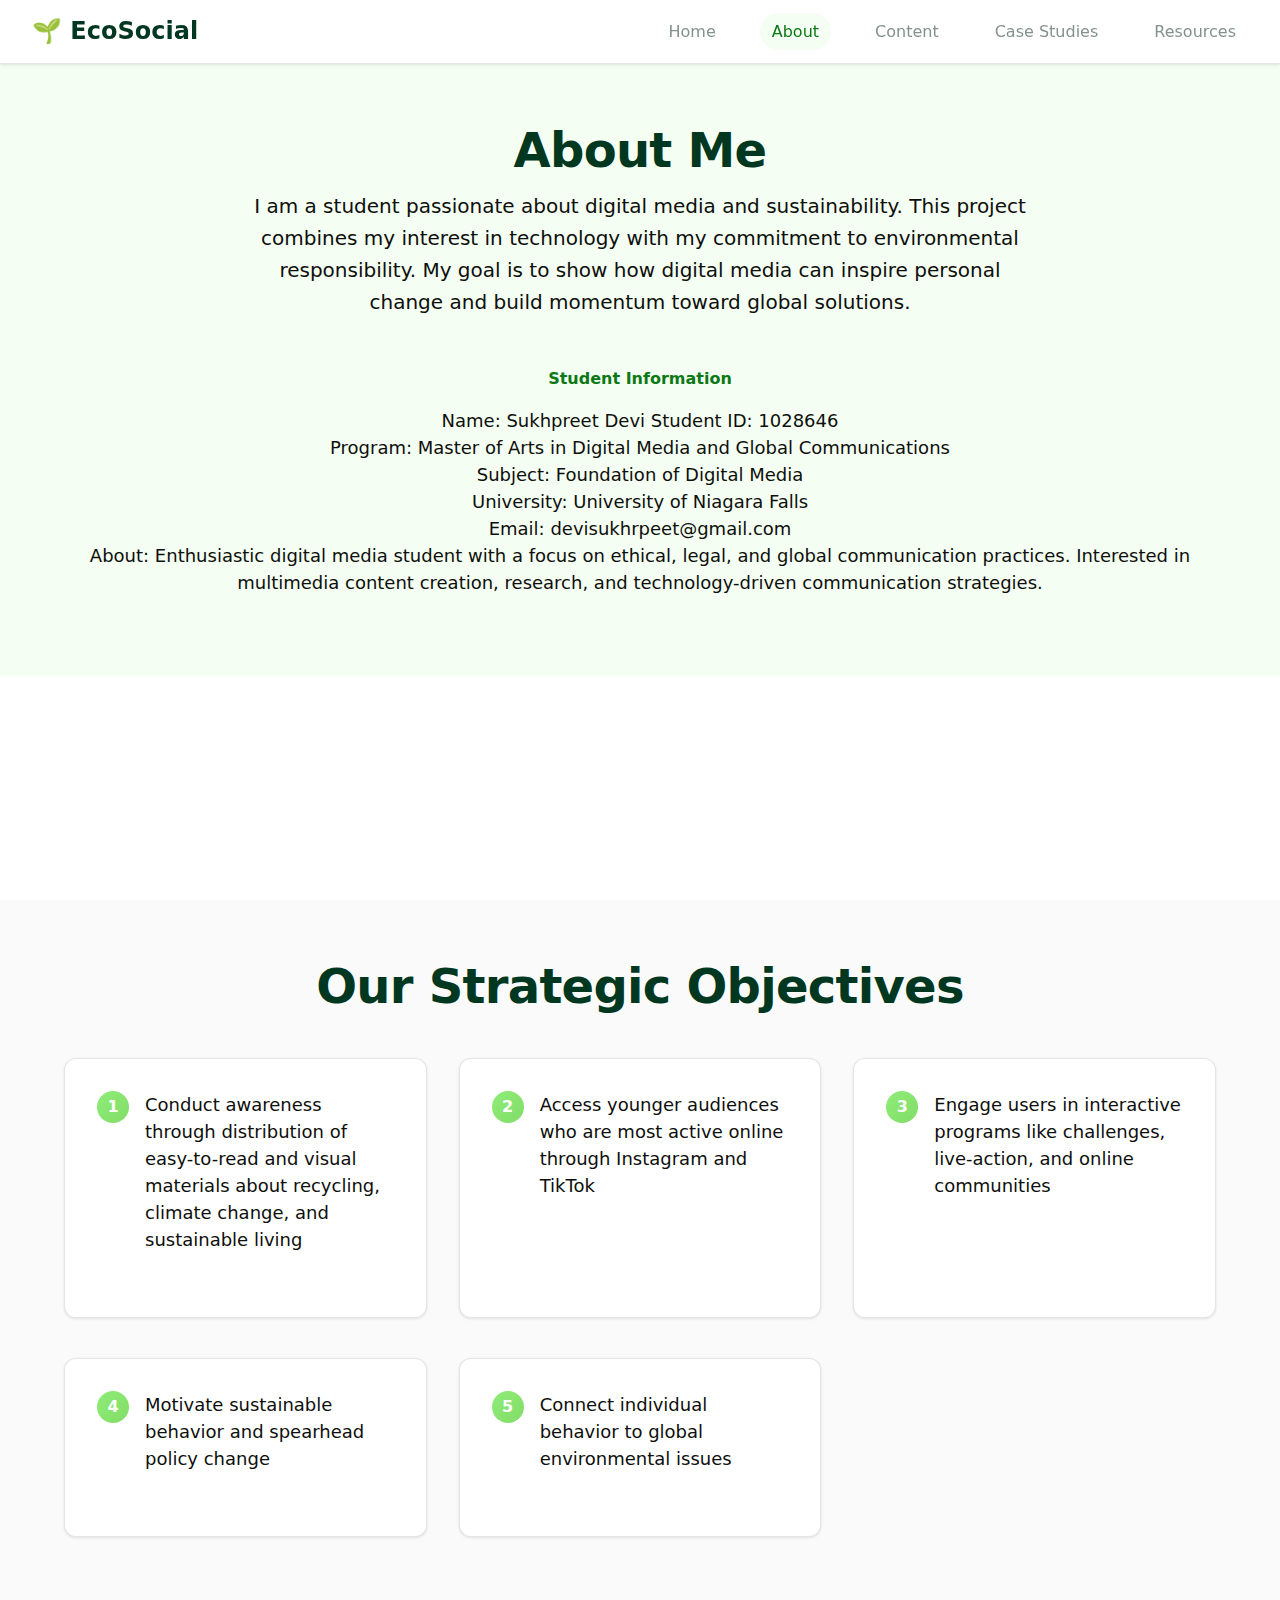
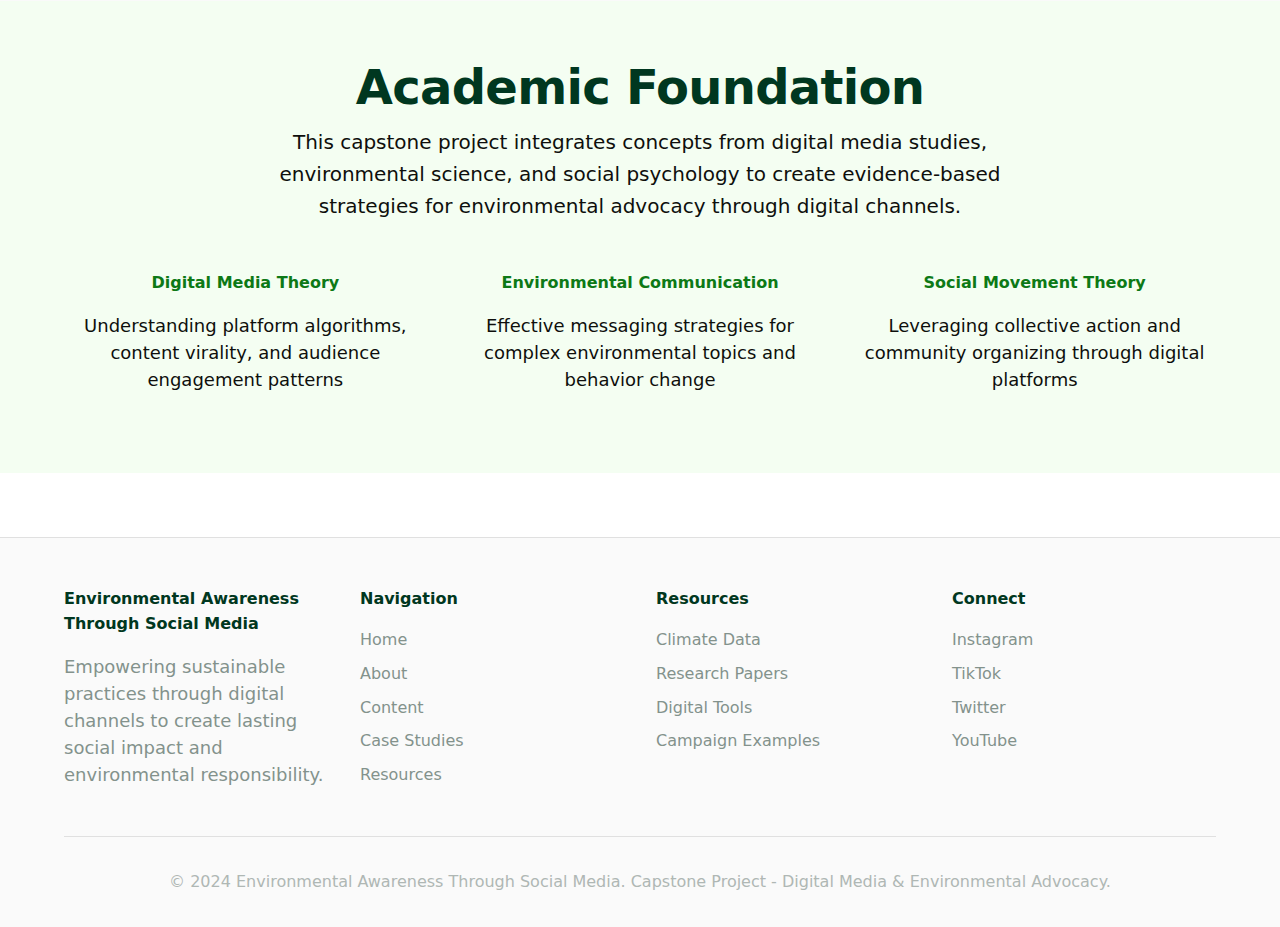
<file: about.html>
<!DOCTYPE html>
<html lang="en">
<head>
    <meta charset="UTF-8">
    <meta name="viewport" content="width=device-width, initial-scale=1.0">
    <title>About - Environmental Awareness Through Social Media</title>
    <link rel="stylesheet" href="styles.css">
</head>
<body>
    <!-- Header -->
    <header class="nav-header">
        <a href="index.html" class="nav-logo">🌱 EcoSocial</a>
        <nav class="nav-links">
            <a href="index.html" class="nav-link">Home</a>
            <a href="about.html" class="nav-link active">About</a>
            <a href="strategies.html" class="nav-link">Content</a>
            <a href="case-studies.html" class="nav-link">Case Studies</a>
            <a href="resources.html" class="nav-link">Resources</a>
        </nav>
    </header>

    <!-- Main Content -->
    <div class="page-content">
        
                  <!-- Academic Context -->
        <section class="section" style="background: var(--accent-wash); text-align: center;">
            <div class="container">
                <h2 class="heading-2">About Me</h2>
                <p class="body-large" style="max-width: 800px; margin: 0 auto 2rem;">
                    
I am a student passionate about digital media and sustainability. This project combines my interest in technology with my commitment to environmental responsibility. My goal is to show how digital media can inspire personal change and build momentum toward global solutions.
                </p>
                
                <div class="grid" style="margin-top: 3rem;">
                    <div style="text-align: center;">
                        <h4 style="color: var(--accent-text); margin-bottom: 1rem;">Student Information</h4>
                        <p class="body-medium">Name: Sukhpreet Devi

Student ID: 1028646<br>

Program: Master of Arts in Digital Media and Global Communications<br>
                            Subject: Foundation of Digital Media<br>

University: University of Niagara Falls<br>

Email: devisukhrpeet@gmail.com<br>

About: Enthusiastic digital media student with a focus on ethical, legal, and global communication practices. Interested in multimedia content creation, research, and technology-driven communication strategies.

</p>
                    </div>
                   
                </div>
            </div>
        </section>
    </div>
   
                    
        <!-- Project Objectives -->
        <section class="section" style="background: var(--bg-section);">
            <div class="container">
                <h2 class="heading-2" style="text-align: center; margin-bottom: 3rem;">
                    Our Strategic Objectives
                </h2>
                
                <div class="grid">
                    <div class="card">
                        <div style="display: flex; align-items: flex-start; margin-bottom: 1rem;">
                            <span style="background: var(--gradient-button); color: white; border-radius: 50%; width: 32px; height: 32px; display: flex; align-items: center; justify-content: center; font-weight: 600; margin-right: 1rem; flex-shrink: 0;">1</span>
                            <p class="body-medium">Conduct awareness through distribution of easy-to-read and visual materials about recycling, climate change, and sustainable living</p>
                        </div>
                    </div>
                    <div class="card">
                        <div style="display: flex; align-items: flex-start; margin-bottom: 1rem;">
                            <span style="background: var(--gradient-button); color: white; border-radius: 50%; width: 32px; height: 32px; display: flex; align-items: center; justify-content: center; font-weight: 600; margin-right: 1rem; flex-shrink: 0;">2</span>
                            <p class="body-medium">Access younger audiences who are most active online through Instagram and TikTok</p>
                        </div>
                    </div>
                    <div class="card">
                        <div style="display: flex; align-items: flex-start; margin-bottom: 1rem;">
                            <span style="background: var(--gradient-button); color: white; border-radius: 50%; width: 32px; height: 32px; display: flex; align-items: center; justify-content: center; font-weight: 600; margin-right: 1rem; flex-shrink: 0;">3</span>
                            <p class="body-medium">Engage users in interactive programs like challenges, live-action, and online communities</p>
                        </div>
                    </div>
                    <div class="card">
                        <div style="display: flex; align-items: flex-start; margin-bottom: 1rem;">
                            <span style="background: var(--gradient-button); color: white; border-radius: 50%; width: 32px; height: 32px; display: flex; align-items: center; justify-content: center; font-weight: 600; margin-right: 1rem; flex-shrink: 0;">4</span>
                            <p class="body-medium">Motivate sustainable behavior and spearhead policy change</p>
                        </div>
                    </div>
                    <div class="card">
                        <div style="display: flex; align-items: flex-start; margin-bottom: 1rem;">
                            <span style="background: var(--gradient-button); color: white; border-radius: 50%; width: 32px; height: 32px; display: flex; align-items: center; justify-content: center; font-weight: 600; margin-right: 1rem; flex-shrink: 0;">5</span>
                            <p class="body-medium">Connect individual behavior to global environmental issues</p>
                        </div>
                    </div>
                </div>
            </div>
        </section>

        
        <!-- Academic Context -->
        <section class="section" style="background: var(--accent-wash); text-align: center;">
            <div class="container">
                <h2 class="heading-2">Academic Foundation</h2>
                <p class="body-large" style="max-width: 800px; margin: 0 auto 2rem;">
                    This capstone project integrates concepts from digital media studies, environmental science, 
                    and social psychology to create evidence-based strategies for environmental advocacy through digital channels.
                </p>
                
                <div class="grid" style="margin-top: 3rem;">
                    <div style="text-align: center;">
                        <h4 style="color: var(--accent-text); margin-bottom: 1rem;">Digital Media Theory</h4>
                        <p class="body-medium">Understanding platform algorithms, content virality, and audience engagement patterns</p>
                    </div>
                    <div style="text-align: center;">
                        <h4 style="color: var(--accent-text); margin-bottom: 1rem;">Environmental Communication</h4>
                        <p class="body-medium">Effective messaging strategies for complex environmental topics and behavior change</p>
                    </div>
                    <div style="text-align: center;">
                        <h4 style="color: var(--accent-text); margin-bottom: 1rem;">Social Movement Theory</h4>
                        <p class="body-medium">Leveraging collective action and community organizing through digital platforms</p>
                    </div>
                </div>
            </div>
        </section>
    </div>

    <!-- Footer -->
    <footer class="footer">
        <div class="container">
            <div class="footer-content">
                <div class="footer-section">
                    <h4>Environmental Awareness Through Social Media</h4>
                    <p class="body-medium" style="color: var(--text-secondary);">
                        Empowering sustainable practices through digital channels to create lasting social impact and environmental responsibility.
                    </p>
                </div>
                
                <div class="footer-section">
                    <h4>Navigation</h4>
                    <a href="index.html">Home</a>
                    <a href="about.html">About</a>
                    <a href="strategies.html">Content</a>
                    <a href="case-studies.html">Case Studies</a>
                    <a href="resources.html">Resources</a>
                </div>
                
                <div class="footer-section">
                    <h4>Resources</h4>
                    <a href="#climate-data">Climate Data</a>
                    <a href="#research">Research Papers</a>
                    <a href="#tools">Digital Tools</a>
                    <a href="#campaigns">Campaign Examples</a>
                </div>
                
                <div class="footer-section">
                    <h4>Connect</h4>
                    <a href="#instagram">Instagram</a>
                    <a href="#tiktok">TikTok</a>
                    <a href="#twitter">Twitter</a>
                    <a href="#youtube">YouTube</a>
                </div>
            </div>
            
            <div class="footer-bottom">
                <p>&copy; 2024 Environmental Awareness Through Social Media. Capstone Project - Digital Media & Environmental Advocacy.</p>
            </div>
        </div>
    </footer>

    <script src="script.js"></script>
</body>
</html>
</file>
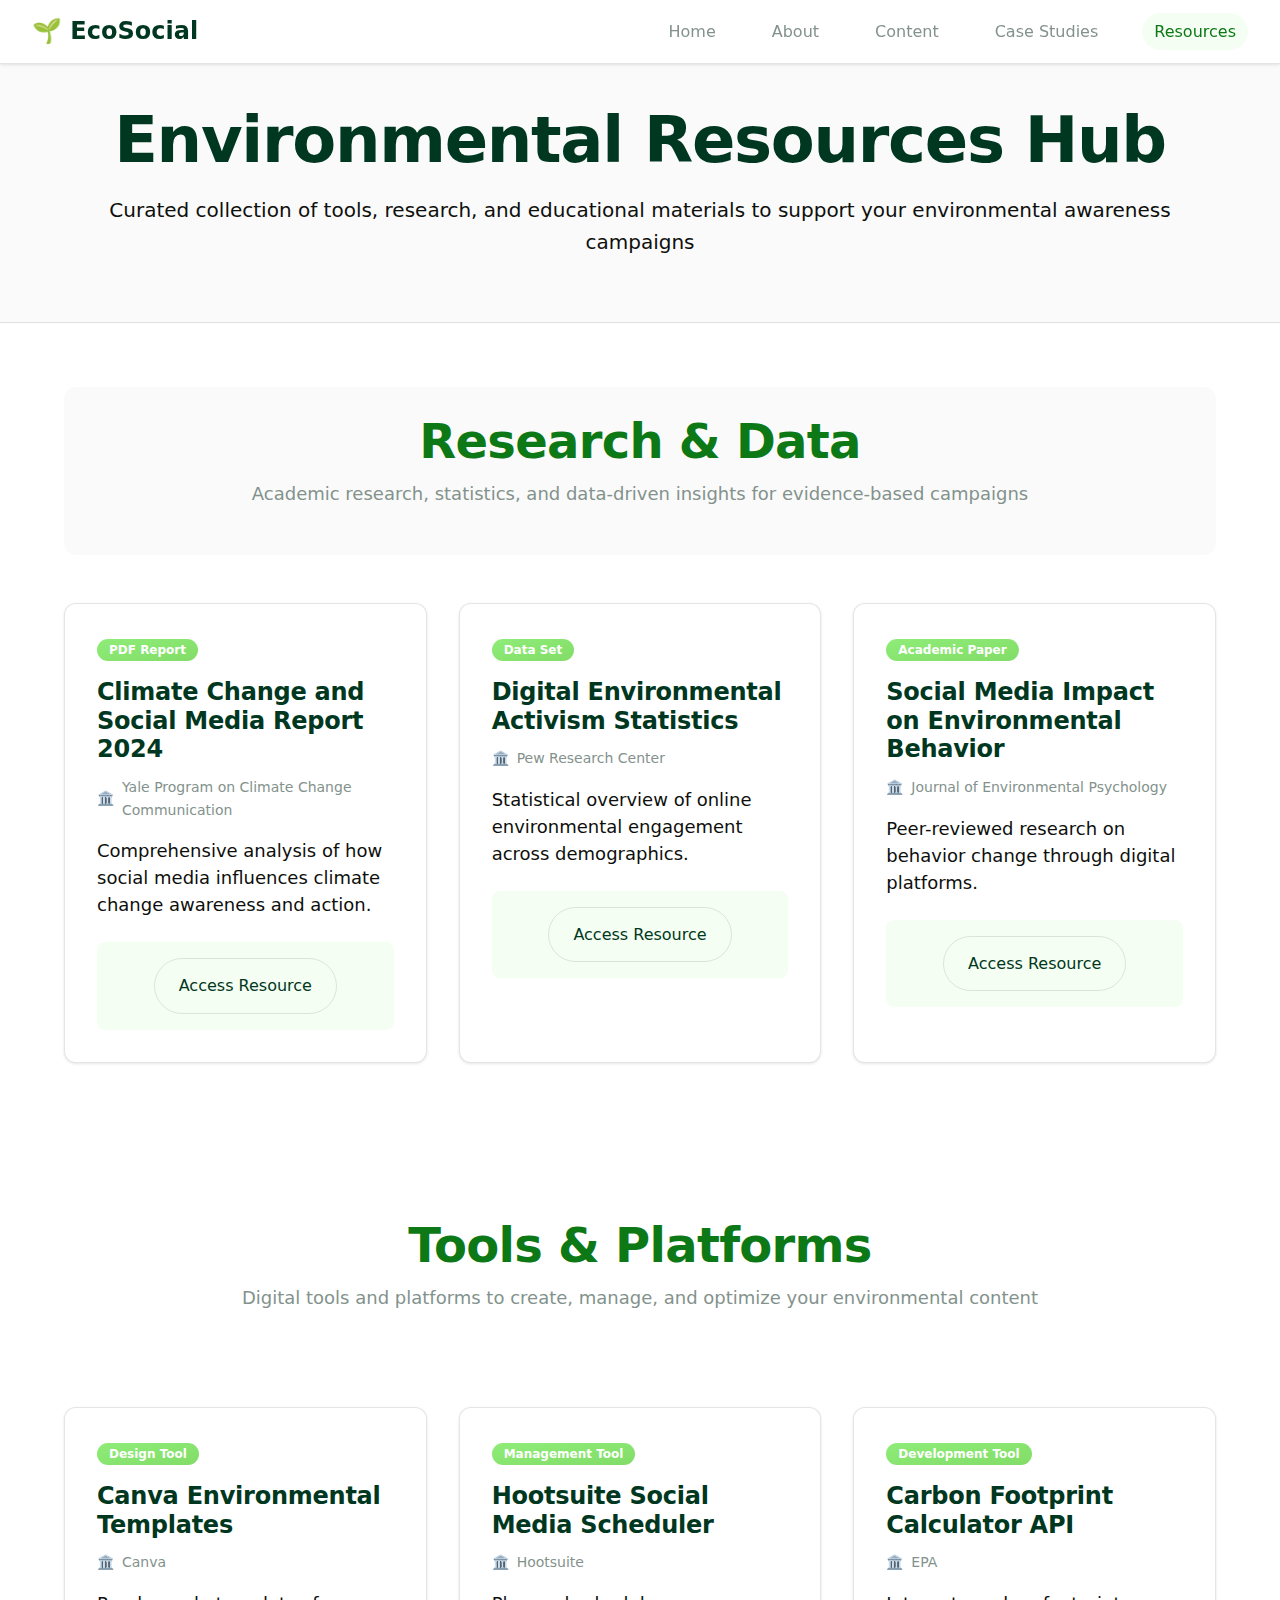
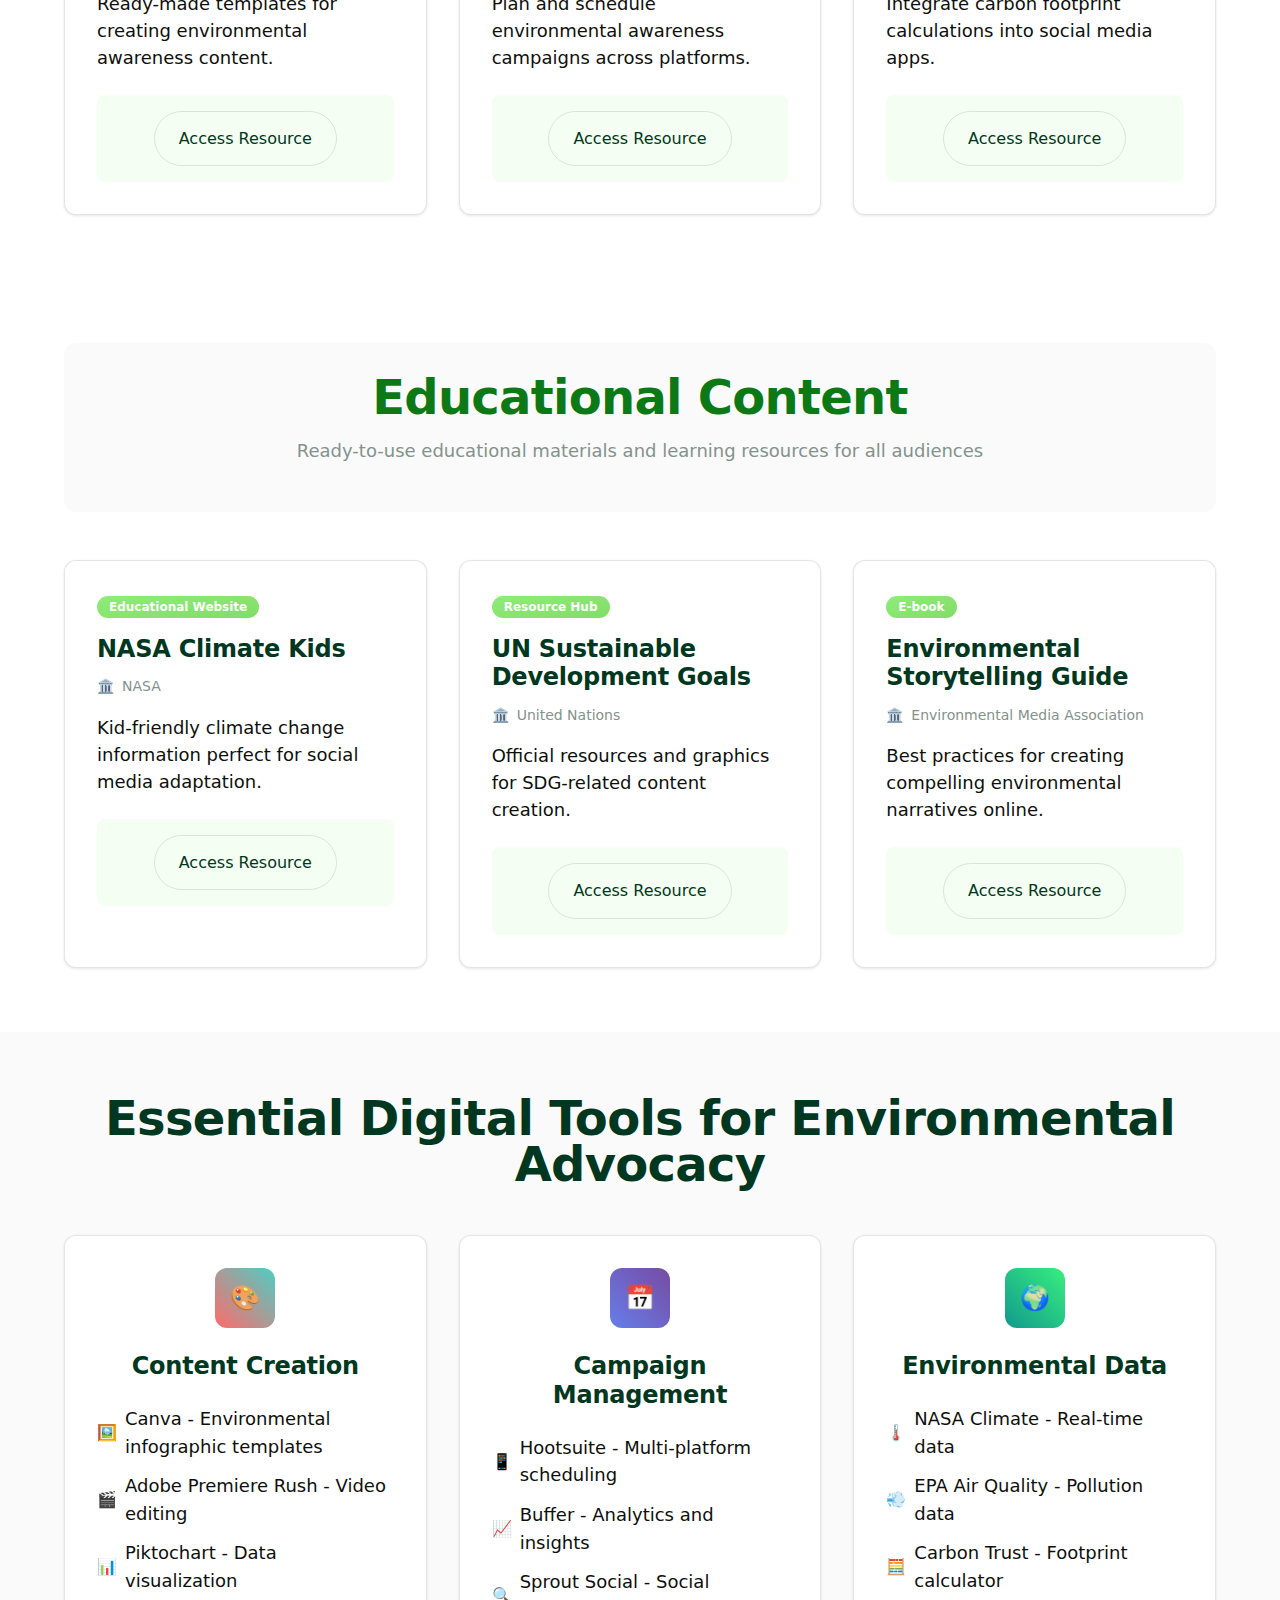
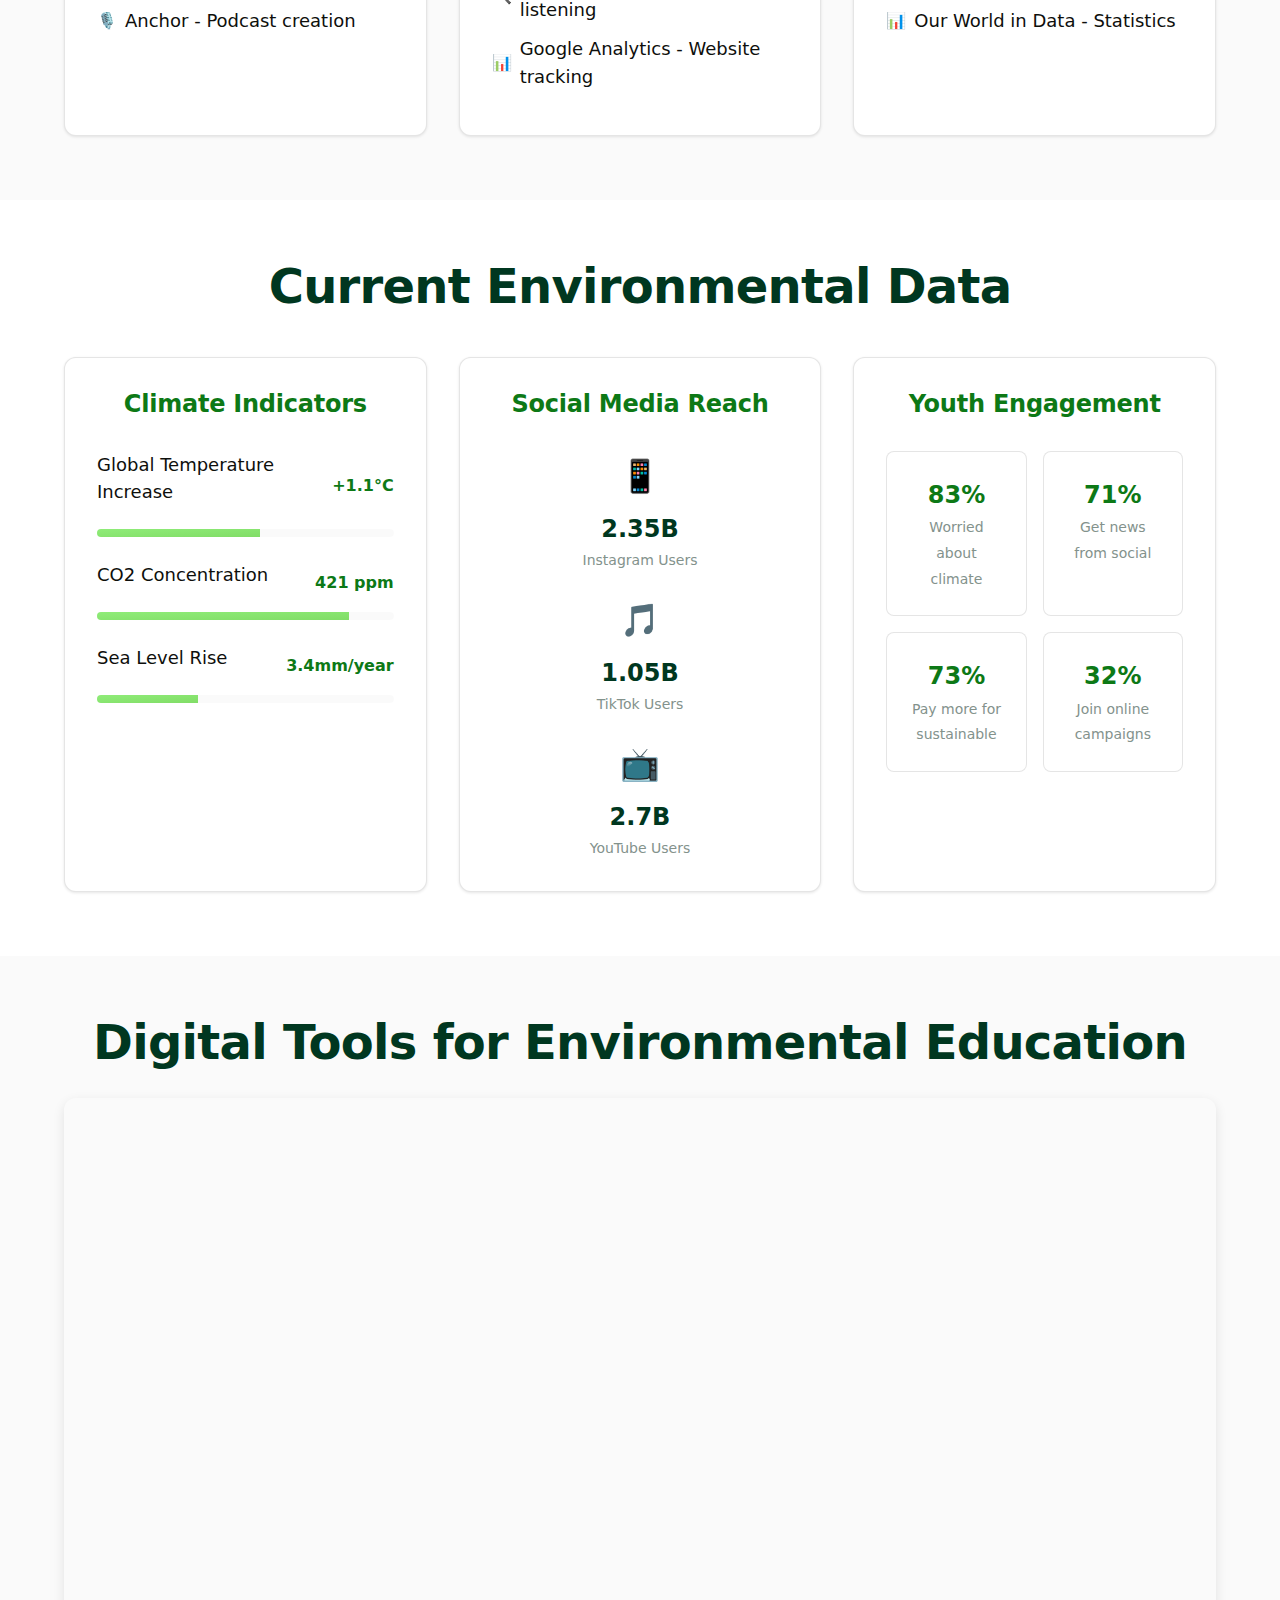
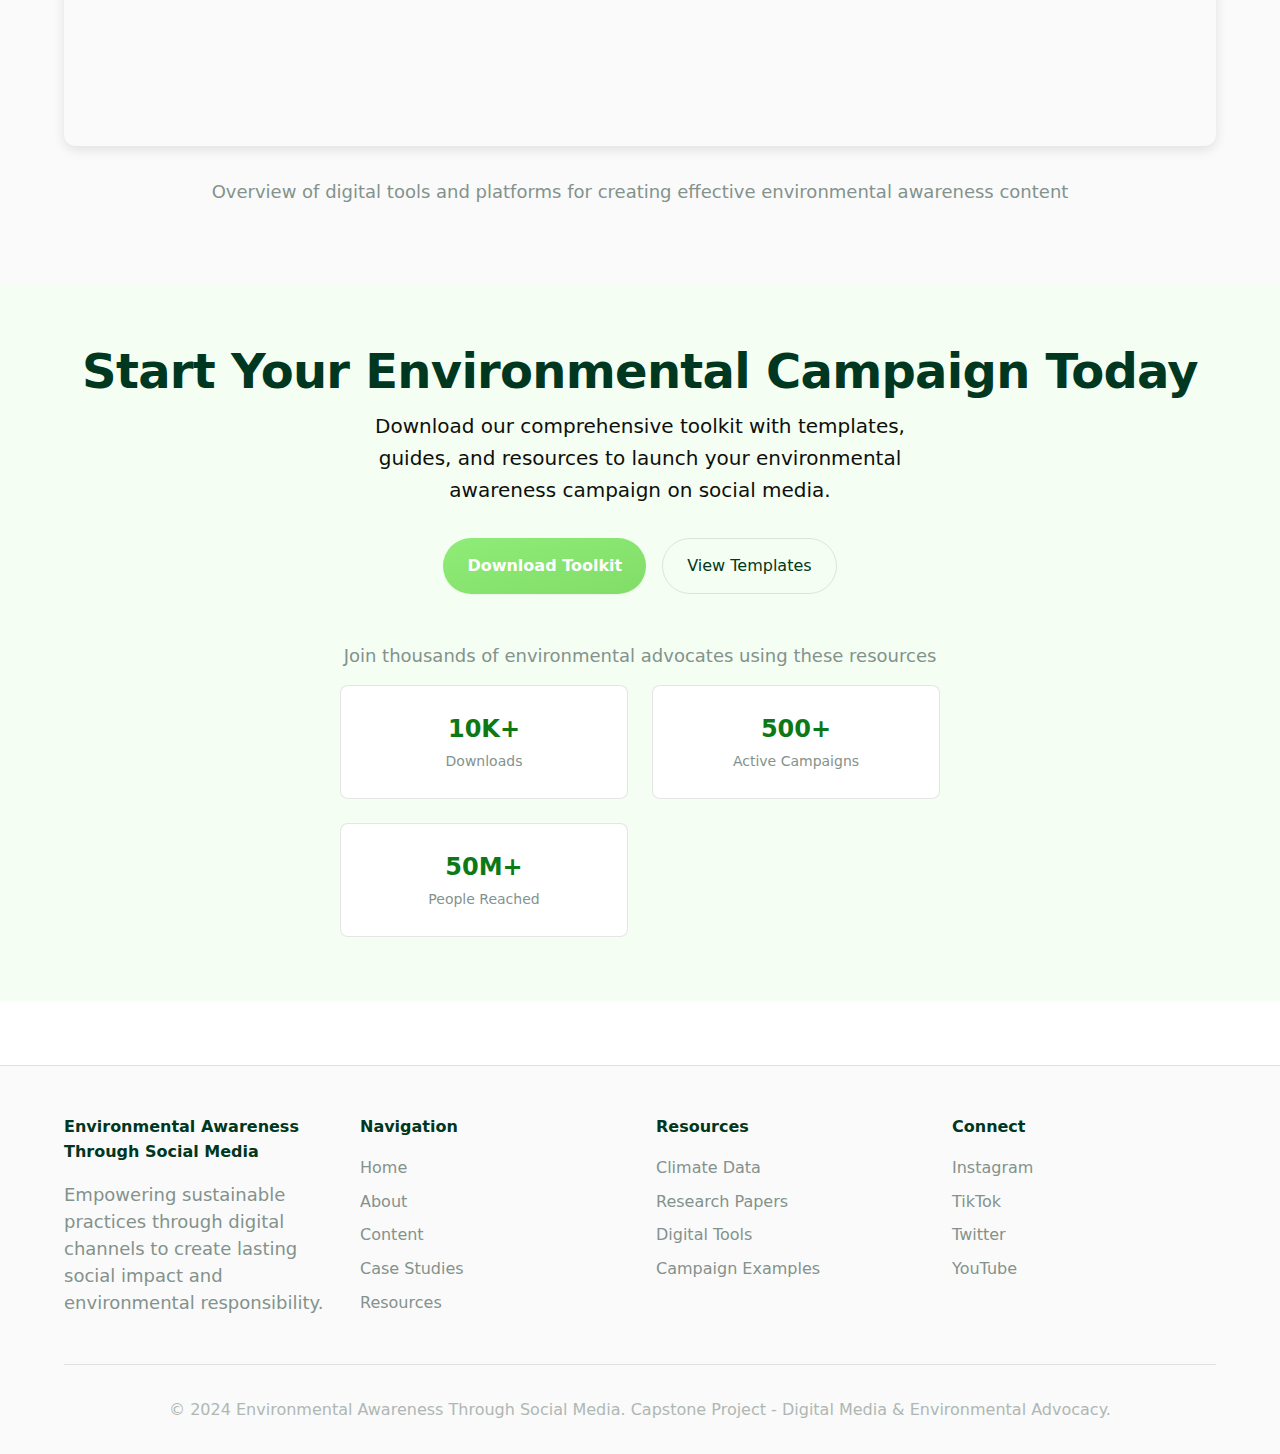
<file: resources.html>
<!DOCTYPE html>
<html lang="en">
<head>
    <meta charset="UTF-8">
    <meta name="viewport" content="width=device-width, initial-scale=1.0">
    <title>Resources - Environmental Awareness Through Social Media</title>
    <link rel="stylesheet" href="styles.css">
</head>
<body>
    <!-- Header -->
    <header class="nav-header">
        <a href="index.html" class="nav-logo">🌱 EcoSocial</a>
        <nav class="nav-links">
            <a href="index.html" class="nav-link">Home</a>
            <a href="about.html" class="nav-link">About</a>
            <a href="strategies.html" class="nav-link">Content</a>
            <a href="case-studies.html" class="nav-link">Case Studies</a>
            <a href="resources.html" class="nav-link active">Resources</a>
        </nav>
    </header>

    <!-- Main Content -->
    <div class="page-content">
        <!-- Page Header -->
        <section class="page-header">
            <div class="container">
                <h1 class="heading-1">Environmental Resources Hub</h1>
                <p class="body-large">
                    Curated collection of tools, research, and educational materials to support your environmental awareness campaigns
                </p>
            </div>
        </section>

        <!-- Research & Data Resources -->
        <section class="section">
            <div class="container">
                <div style="text-align: center; margin-bottom: 3rem; padding: 2rem; background: var(--bg-section); border-radius: 12px;">
                    <h2 class="heading-2" style="color: var(--accent-text);">Research & Data</h2>
                    <p class="body-medium" style="color: var(--text-secondary); margin-top: 0.5rem;">
                        Academic research, statistics, and data-driven insights for evidence-based campaigns
                    </p>
                </div>
                
                <div class="grid">
                    <div class="card" style="position: relative;">
                        <div style="margin-bottom: 1rem;">
                            <span style="background: var(--gradient-button); color: white; padding: 0.25rem 0.75rem; border-radius: 12px; font-size: 0.75rem; font-weight: 600;">PDF Report</span>
                        </div>
                        
                        <h3 class="heading-3">Climate Change and Social Media Report 2024</h3>
                        
                        <div style="display: flex; align-items: center; margin-bottom: 1rem; color: var(--text-secondary); font-size: 0.875rem;">
                            <span style="margin-right: 0.5rem;">🏛️</span>
                            <span>Yale Program on Climate Change Communication</span>
                        </div>
                        
                        <p class="body-medium">Comprehensive analysis of how social media influences climate change awareness and action.</p>
                        
                        <div style="margin-top: 1.5rem; padding: 1rem; background: var(--accent-wash); border-radius: 8px; text-align: center;">
                            <a href="https://climatecommunication.yale.edu/" target="_blank" class="btn-secondary" style="text-decoration: none;">Access Resource</a>
                        </div>
                    </div>

                    <div class="card" style="position: relative;">
                        <div style="margin-bottom: 1rem;">
                            <span style="background: var(--gradient-button); color: white; padding: 0.25rem 0.75rem; border-radius: 12px; font-size: 0.75rem; font-weight: 600;">Data Set</span>
                        </div>
                        
                        <h3 class="heading-3">Digital Environmental Activism Statistics</h3>
                        
                        <div style="display: flex; align-items: center; margin-bottom: 1rem; color: var(--text-secondary); font-size: 0.875rem;">
                            <span style="margin-right: 0.5rem;">🏛️</span>
                            <span>Pew Research Center</span>
                        </div>
                        
                        <p class="body-medium">Statistical overview of online environmental engagement across demographics.</p>
                        
                        <div style="margin-top: 1.5rem; padding: 1rem; background: var(--accent-wash); border-radius: 8px; text-align: center;">
                            <a href="https://www.pewresearch.org/science/2021/05/26/climate-engagement-and-activism/" target="_blank" class="btn-secondary" style="text-decoration: none;">Access Resource</a>
                        </div>
                    </div>

                    <div class="card" style="position: relative;">
                        <div style="margin-bottom: 1rem;">
                            <span style="background: var(--gradient-button); color: white; padding: 0.25rem 0.75rem; border-radius: 12px; font-size: 0.75rem; font-weight: 600;">Academic Paper</span>
                        </div>
                        
                        <h3 class="heading-3">Social Media Impact on Environmental Behavior</h3>
                        
                        <div style="display: flex; align-items: center; margin-bottom: 1rem; color: var(--text-secondary); font-size: 0.875rem;">
                            <span style="margin-right: 0.5rem;">🏛️</span>
                            <span>Journal of Environmental Psychology</span>
                        </div>
                        
                        <p class="body-medium">Peer-reviewed research on behavior change through digital platforms.</p>
                        
                        <div style="margin-top: 1.5rem; padding: 1rem; background: var(--accent-wash); border-radius: 8px; text-align: center;">
                            <a href="https://www.sciencedirect.com/journal/journal-of-environmental-psychology" target="_blank" class="btn-secondary" style="text-decoration: none;">Access Resource</a>
                        </div>
                    </div>
                </div>
            </div>
        </section>

        <!-- Tools & Platforms -->
        <section class="section">
            <div class="container">
                <div style="text-align: center; margin-bottom: 3rem; padding: 2rem; border-radius: 12px;">
                    <h2 class="heading-2" style="color: var(--accent-text);">Tools & Platforms</h2>
                    <p class="body-medium" style="color: var(--text-secondary); margin-top: 0.5rem;">
                        Digital tools and platforms to create, manage, and optimize your environmental content
                    </p>
                </div>
                
                <div class="grid">
                    <div class="card" style="position: relative;">
                        <div style="margin-bottom: 1rem;">
                            <span style="background: var(--gradient-button); color: white; padding: 0.25rem 0.75rem; border-radius: 12px; font-size: 0.75rem; font-weight: 600;">Design Tool</span>
                        </div>
                        
                        <h3 class="heading-3">Canva Environmental Templates</h3>
                        
                        <div style="display: flex; align-items: center; margin-bottom: 1rem; color: var(--text-secondary); font-size: 0.875rem;">
                            <span style="margin-right: 0.5rem;">🏛️</span>
                            <span>Canva</span>
                        </div>
                        
                        <p class="body-medium">Ready-made templates for creating environmental awareness content.</p>
                        
                        <div style="margin-top: 1.5rem; padding: 1rem; background: var(--accent-wash); border-radius: 8px; text-align: center;">
                            <a href="https://www.canva.com/templates/search/environmental/" target="_blank" class="btn-secondary" style="text-decoration: none;">Access Resource</a>
                        </div>
                    </div>

                    <div class="card" style="position: relative;">
                        <div style="margin-bottom: 1rem;">
                            <span style="background: var(--gradient-button); color: white; padding: 0.25rem 0.75rem; border-radius: 12px; font-size: 0.75rem; font-weight: 600;">Management Tool</span>
                        </div>
                        
                        <h3 class="heading-3">Hootsuite Social Media Scheduler</h3>
                        
                        <div style="display: flex; align-items: center; margin-bottom: 1rem; color: var(--text-secondary); font-size: 0.875rem;">
                            <span style="margin-right: 0.5rem;">🏛️</span>
                            <span>Hootsuite</span>
                        </div>
                        
                        <p class="body-medium">Plan and schedule environmental awareness campaigns across platforms.</p>
                        
                        <div style="margin-top: 1.5rem; padding: 1rem; background: var(--accent-wash); border-radius: 8px; text-align: center;">
                            <a href="https://www.hootsuite.com/" target="_blank" class="btn-secondary" style="text-decoration: none;">Access Resource</a>
                        </div>
                    </div>

                    <div class="card" style="position: relative;">
                        <div style="margin-bottom: 1rem;">
                            <span style="background: var(--gradient-button); color: white; padding: 0.25rem 0.75rem; border-radius: 12px; font-size: 0.75rem; font-weight: 600;">Development Tool</span>
                        </div>
                        
                        <h3 class="heading-3">Carbon Footprint Calculator API</h3>
                        
                        <div style="display: flex; align-items: center; margin-bottom: 1rem; color: var(--text-secondary); font-size: 0.875rem;">
                            <span style="margin-right: 0.5rem;">🏛️</span>
                            <span>EPA</span>
                        </div>
                        
                        <p class="body-medium">Integrate carbon footprint calculations into social media apps.</p>
                        
                        <div style="margin-top: 1.5rem; padding: 1rem; background: var(--accent-wash); border-radius: 8px; text-align: center;">
                            <a href="https://www.epa.gov/energy/greenhouse-gases-equivalencies-calculator-calculations-and-references" target="_blank" class="btn-secondary" style="text-decoration: none;">Access Resource</a>
                        </div>
                    </div>
                </div>
            </div>
        </section>

        <!-- Educational Content -->
        <section class="section">
            <div class="container">
                <div style="text-align: center; margin-bottom: 3rem; padding: 2rem; background: var(--bg-section); border-radius: 12px;">
                    <h2 class="heading-2" style="color: var(--accent-text);">Educational Content</h2>
                    <p class="body-medium" style="color: var(--text-secondary); margin-top: 0.5rem;">
                        Ready-to-use educational materials and learning resources for all audiences
                    </p>
                </div>
                
                <div class="grid">
                    <div class="card" style="position: relative;">
                        <div style="margin-bottom: 1rem;">
                            <span style="background: var(--gradient-button); color: white; padding: 0.25rem 0.75rem; border-radius: 12px; font-size: 0.75rem; font-weight: 600;">Educational Website</span>
                        </div>
                        
                        <h3 class="heading-3">NASA Climate Kids</h3>
                        
                        <div style="display: flex; align-items: center; margin-bottom: 1rem; color: var(--text-secondary); font-size: 0.875rem;">
                            <span style="margin-right: 0.5rem;">🏛️</span>
                            <span>NASA</span>
                        </div>
                        
                        <p class="body-medium">Kid-friendly climate change information perfect for social media adaptation.</p>
                        
                        <div style="margin-top: 1.5rem; padding: 1rem; background: var(--accent-wash); border-radius: 8px; text-align: center;">
                            <a href="https://climatekids.nasa.gov/" target="_blank" class="btn-secondary" style="text-decoration: none;">Access Resource</a>
                        </div>
                    </div>

                    <div class="card" style="position: relative;">
                        <div style="margin-bottom: 1rem;">
                            <span style="background: var(--gradient-button); color: white; padding: 0.25rem 0.75rem; border-radius: 12px; font-size: 0.75rem; font-weight: 600;">Resource Hub</span>
                        </div>
                        
                        <h3 class="heading-3">UN Sustainable Development Goals</h3>
                        
                        <div style="display: flex; align-items: center; margin-bottom: 1rem; color: var(--text-secondary); font-size: 0.875rem;">
                            <span style="margin-right: 0.5rem;">🏛️</span>
                            <span>United Nations</span>
                        </div>
                        
                        <p class="body-medium">Official resources and graphics for SDG-related content creation.</p>
                        
                        <div style="margin-top: 1.5rem; padding: 1rem; background: var(--accent-wash); border-radius: 8px; text-align: center;">
                            <a href="https://sdgs.un.org/goals" target="_blank" class="btn-secondary" style="text-decoration: none;">Access Resource</a>
                        </div>
                    </div>

                    <div class="card" style="position: relative;">
                        <div style="margin-bottom: 1rem;">
                            <span style="background: var(--gradient-button); color: white; padding: 0.25rem 0.75rem; border-radius: 12px; font-size: 0.75rem; font-weight: 600;">E-book</span>
                        </div>
                        
                        <h3 class="heading-3">Environmental Storytelling Guide</h3>
                        
                        <div style="display: flex; align-items: center; margin-bottom: 1rem; color: var(--text-secondary); font-size: 0.875rem;">
                            <span style="margin-right: 0.5rem;">🏛️</span>
                            <span>Environmental Media Association</span>
                        </div>
                        
                        <p class="body-medium">Best practices for creating compelling environmental narratives online.</p>
                        
                        <div style="margin-top: 1.5rem; padding: 1rem; background: var(--accent-wash); border-radius: 8px; text-align: center;">
                            <a href="https://www.green4ema.org/" target="_blank" class="btn-secondary" style="text-decoration: none;">Access Resource</a>
                        </div>
                    </div>
                </div>
            </div>
        </section>

        <!-- Featured Tools Section -->
        <section class="section" style="background: var(--bg-section);">
            <div class="container">
                <h2 class="heading-2" style="text-align: center; margin-bottom: 3rem;">
                    Essential Digital Tools for Environmental Advocacy
                </h2>
                
                <div class="grid">
                    <div class="card">
                        <div style="text-align: center; margin-bottom: 1.5rem;">
                            <div style="width: 60px; height: 60px; background: linear-gradient(45deg, #FF6B6B, #4ECDC4); border-radius: 12px; display: flex; align-items: center; justify-content: center; margin: 0 auto; font-size: 1.5rem;">🎨</div>
                        </div>
                        
                        <h3 class="heading-3" style="text-align: center;">Content Creation</h3>
                        <div style="margin-top: 1.5rem;">
                            <ul style="list-style: none; padding: 0;">
                                <li style="display: flex; align-items: center; margin-bottom: 0.75rem;">
                                    <span style="color: var(--accent-text); margin-right: 0.5rem;">🖼️</span>
                                    <a href="https://www.canva.com/templates/search/environmental/" target="_blank" style="color: var(--text-body); text-decoration: none;">
                                        <span class="body-medium">Canva - Environmental infographic templates</span>
                                    </a>
                                </li>
                                <li style="display: flex; align-items: center; margin-bottom: 0.75rem;">
                                    <span style="color: var(--accent-text); margin-right: 0.5rem;">🎬</span>
                                    <a href="https://www.adobe.com/products/premiere-rush.html" target="_blank" style="color: var(--text-body); text-decoration: none;">
                                        <span class="body-medium">Adobe Premiere Rush - Video editing</span>
                                    </a>
                                </li>
                                <li style="display: flex; align-items: center; margin-bottom: 0.75rem;">
                                    <span style="color: var(--accent-text); margin-right: 0.5rem;">📊</span>
                                    <a href="https://piktochart.com/" target="_blank" style="color: var(--text-body); text-decoration: none;">
                                        <span class="body-medium">Piktochart - Data visualization</span>
                                    </a>
                                </li>
                                <li style="display: flex; align-items: center; margin-bottom: 0.75rem;">
                                    <span style="color: var(--accent-text); margin-right: 0.5rem;">🎙️</span>
                                    <a href="https://anchor.fm/" target="_blank" style="color: var(--text-body); text-decoration: none;">
                                        <span class="body-medium">Anchor - Podcast creation</span>
                                    </a>
                                </li>
                            </ul>
                        </div>
                    </div>
                    
                    <div class="card">
                        <div style="text-align: center; margin-bottom: 1.5rem;">
                            <div style="width: 60px; height: 60px; background: linear-gradient(45deg, #667eea, #764ba2); border-radius: 12px; display: flex; align-items: center; justify-content: center; margin: 0 auto; font-size: 1.5rem;">📅</div>
                        </div>
                        
                        <h3 class="heading-3" style="text-align: center;">Campaign Management</h3>
                        <div style="margin-top: 1.5rem;">
                            <ul style="list-style: none; padding: 0;">
                                <li style="display: flex; align-items: center; margin-bottom: 0.75rem;">
                                    <span style="color: var(--accent-text); margin-right: 0.5rem;">📱</span>
                                    <a href="https://www.hootsuite.com/" target="_blank" style="color: var(--text-body); text-decoration: none;">
                                        <span class="body-medium">Hootsuite - Multi-platform scheduling</span>
                                    </a>
                                </li>
                                <li style="display: flex; align-items: center; margin-bottom: 0.75rem;">
                                    <span style="color: var(--accent-text); margin-right: 0.5rem;">📈</span>
                                    <a href="https://buffer.com/" target="_blank" style="color: var(--text-body); text-decoration: none;">
                                        <span class="body-medium">Buffer - Analytics and insights</span>
                                    </a>
                                </li>
                                <li style="display: flex; align-items: center; margin-bottom: 0.75rem;">
                                    <span style="color: var(--accent-text); margin-right: 0.5rem;">🔍</span>
                                    <a href="https://sproutsocial.com/" target="_blank" style="color: var(--text-body); text-decoration: none;">
                                        <span class="body-medium">Sprout Social - Social listening</span>
                                    </a>
                                </li>
                                <li style="display: flex; align-items: center; margin-bottom: 0.75rem;">
                                    <span style="color: var(--accent-text); margin-right: 0.5rem;">📊</span>
                                    <a href="https://analytics.google.com/" target="_blank" style="color: var(--text-body); text-decoration: none;">
                                        <span class="body-medium">Google Analytics - Website tracking</span>
                                    </a>
                                </li>
                            </ul>
                        </div>
                    </div>
                    
                    <div class="card">
                        <div style="text-align: center; margin-bottom: 1.5rem;">
                            <div style="width: 60px; height: 60px; background: linear-gradient(45deg, #11998e, #38ef7d); border-radius: 12px; display: flex; align-items: center; justify-content: center; margin: 0 auto; font-size: 1.5rem;">🌍</div>
                        </div>
                        
                        <h3 class="heading-3" style="text-align: center;">Environmental Data</h3>
                        <div style="margin-top: 1.5rem;">
                            <ul style="list-style: none; padding: 0;">
                                <li style="display: flex; align-items: center; margin-bottom: 0.75rem;">
                                    <span style="color: var(--accent-text); margin-right: 0.5rem;">🌡️</span>
                                    <a href="https://climate.nasa.gov/" target="_blank" style="color: var(--text-body); text-decoration: none;">
                                        <span class="body-medium">NASA Climate - Real-time data</span>
                                    </a>
                                </li>
                                <li style="display: flex; align-items: center; margin-bottom: 0.75rem;">
                                    <span style="color: var(--accent-text); margin-right: 0.5rem;">💨</span>
                                    <a href="https://www.airnow.gov/" target="_blank" style="color: var(--text-body); text-decoration: none;">
                                        <span class="body-medium">EPA Air Quality - Pollution data</span>
                                    </a>
                                </li>
                                <li style="display: flex; align-items: center; margin-bottom: 0.75rem;">
                                    <span style="color: var(--accent-text); margin-right: 0.5rem;">🧮</span>
                                    <a href="https://www.carbontrust.com/our-work-and-impact/guides-reports-and-tools/carbon-footprint-calculator" target="_blank" style="color: var(--text-body); text-decoration: none;">
                                        <span class="body-medium">Carbon Trust - Footprint calculator</span>
                                    </a>
                                </li>
                                <li style="display: flex; align-items: center; margin-bottom: 0.75rem;">
                                    <span style="color: var(--accent-text); margin-right: 0.5rem;">📊</span>
                                    <a href="https://ourworldindata.org/environmental-impacts" target="_blank" style="color: var(--text-body); text-decoration: none;">
                                        <span class="body-medium">Our World in Data - Statistics</span>
                                    </a>
                                </li>
                            </ul>
                        </div>
                    </div>
                </div>
            </div>
        </section>

        <!-- Environmental Data Dashboard -->
        <section class="section">
            <div class="container">
                <h2 class="heading-2" style="text-align: center; margin-bottom: 3rem;">
                    Current Environmental Data
                </h2>
                
                <div class="grid">
                    <div class="card">
                        <h3 class="heading-3" style="color: var(--accent-text); text-align: center;">Climate Indicators</h3>
                        <div style="margin-top: 2rem;">
                            <div style="margin-bottom: 1.5rem;">
                                <div style="display: flex; justify-content: space-between; align-items: center; margin-bottom: 0.5rem;">
                                    <span class="body-medium">Global Temperature Increase</span>
                                    <span style="font-weight: 600; color: var(--accent-text);">+1.1°C</span>
                                </div>
                                <div style="background: var(--bg-section); height: 8px; border-radius: 4px; overflow: hidden;">
                                    <div style="background: var(--gradient-button); width: 55%; height: 100%;"></div>
                                </div>
                            </div>
                            
                            <div style="margin-bottom: 1.5rem;">
                                <div style="display: flex; justify-content: space-between; align-items: center; margin-bottom: 0.5rem;">
                                    <span class="body-medium">CO2 Concentration</span>
                                    <span style="font-weight: 600; color: var(--accent-text);">421 ppm</span>
                                </div>
                                <div style="background: var(--bg-section); height: 8px; border-radius: 4px; overflow: hidden;">
                                    <div style="background: var(--gradient-button); width: 85%; height: 100%;"></div>
                                </div>
                            </div>
                            
                            <div style="margin-bottom: 1.5rem;">
                                <div style="display: flex; justify-content: space-between; align-items: center; margin-bottom: 0.5rem;">
                                    <span class="body-medium">Sea Level Rise</span>
                                    <span style="font-weight: 600; color: var(--accent-text);">3.4mm/year</span>
                                </div>
                                <div style="background: var(--bg-section); height: 8px; border-radius: 4px; overflow: hidden;">
                                    <div style="background: var(--gradient-button); width: 34%; height: 100%;"></div>
                                </div>
                            </div>
                        </div>
                    </div>
                    
                    <div class="card">
                        <h3 class="heading-3" style="color: var(--accent-text); text-align: center;">Social Media Reach</h3>
                        <div style="margin-top: 2rem;">
                            <div style="margin-bottom: 1.5rem; text-align: center;">
                                <div style="font-size: 2rem; margin-bottom: 0.5rem;">📱</div>
                                <div style="font-size: 1.5rem; font-weight: 600; color: var(--text-primary);">2.35B</div>
                                <div style="font-size: 0.875rem; color: var(--text-secondary);">Instagram Users</div>
                            </div>
                            
                            <div style="margin-bottom: 1.5rem; text-align: center;">
                                <div style="font-size: 2rem; margin-bottom: 0.5rem;">🎵</div>
                                <div style="font-size: 1.5rem; font-weight: 600; color: var(--text-primary);">1.05B</div>
                                <div style="font-size: 0.875rem; color: var(--text-secondary);">TikTok Users</div>
                            </div>
                            
                            <div style="text-align: center;">
                                <div style="font-size: 2rem; margin-bottom: 0.5rem;">📺</div>
                                <div style="font-size: 1.5rem; font-weight: 600; color: var(--text-primary);">2.7B</div>
                                <div style="font-size: 0.875rem; color: var(--text-secondary);">YouTube Users</div>
                            </div>
                        </div>
                    </div>
                    
                    <div class="card">
                        <h3 class="heading-3" style="color: var(--accent-text); text-align: center;">Youth Engagement</h3>
                        <div style="margin-top: 2rem;">
                            <div class="stats-grid" style="grid-template-columns: 1fr 1fr; gap: 1rem;">
                                <div class="stat-card">
                                    <span class="stat-number" style="font-size: 1.5rem;">83%</span>
                                    <span class="stat-label">Worried about climate</span>
                                </div>
                                <div class="stat-card">
                                    <span class="stat-number" style="font-size: 1.5rem;">71%</span>
                                    <span class="stat-label">Get news from social</span>
                                </div>
                                <div class="stat-card">
                                    <span class="stat-number" style="font-size: 1.5rem;">73%</span>
                                    <span class="stat-label">Pay more for sustainable</span>
                                </div>
                                <div class="stat-card">
                                    <span class="stat-number" style="font-size: 1.5rem;">32%</span>
                                    <span class="stat-label">Join online campaigns</span>
                                </div>
                            </div>
                        </div>
                    </div>
                </div>
            </div>
        </section>

        <!-- Educational Video -->
        <section class="section" style="background: var(--bg-section);">
            <div class="container">
                <h2 class="heading-2" style="text-align: center; margin-bottom: 2rem;">
                    Digital Tools for Environmental Education
                </h2>
                
                <div class="video-container">
                    <iframe
                        src="https://www.youtube.com/embed/6BIYN0sLZwc"
                        title="Digital Tools for Environmental Education and Awareness"
                        allow="accelerometer; autoplay; clipboard-write; encrypted-media; gyroscope; picture-in-picture"
                        allowfullscreen>
                    </iframe>
                </div>
                
                <p class="body-medium" style="text-align: center; margin-top: 1rem; color: var(--text-secondary);">
                    Overview of digital tools and platforms for creating effective environmental awareness content
                </p>
            </div>
        </section>

        <!-- Resource Download CTA -->
        <section class="section" style="background: var(--accent-wash); text-align: center;">
            <div class="container">
                <h2 class="heading-2">Start Your Environmental Campaign Today</h2>
                <p class="body-large" style="max-width: 600px; margin: 0 auto 2rem;">
                    Download our comprehensive toolkit with templates, guides, and resources to launch your 
                    environmental awareness campaign on social media.
                </p>
                
                <div style="display: flex; gap: 1rem; justify-content: center; flex-wrap: wrap;">
                    <a href="https://www.canva.com/design/play?category=tACZCki4tbY" target="_blank" class="btn-primary" style="text-decoration: none;">Download Toolkit</a>
                    <a href="https://www.canva.com/templates/search/environmental/" target="_blank" class="btn-secondary" style="text-decoration: none;">View Templates</a>
                </div>
                
                <div style="margin-top: 3rem;">
                    <p class="body-medium" style="color: var(--text-secondary); margin-bottom: 1rem;">
                        Join thousands of environmental advocates using these resources
                    </p>
                    
                    <div class="stats-grid" style="max-width: 600px; margin: 0 auto;">
                        <div class="stat-card">
                            <span class="stat-number" style="font-size: 1.5rem;">10K+</span>
                            <span class="stat-label">Downloads</span>
                        </div>
                        <div class="stat-card">
                            <span class="stat-number" style="font-size: 1.5rem;">500+</span>
                            <span class="stat-label">Active Campaigns</span>
                        </div>
                        <div class="stat-card">
                            <span class="stat-number" style="font-size: 1.5rem;">50M+</span>
                            <span class="stat-label">People Reached</span>
                        </div>
                    </div>
                </div>
            </div>
        </section>
    </div>

    <!-- Footer -->
    <footer class="footer">
        <div class="container">
            <div class="footer-content">
                <div class="footer-section">
                    <h4>Environmental Awareness Through Social Media</h4>
                    <p class="body-medium" style="color: var(--text-secondary);">
                        Empowering sustainable practices through digital channels to create lasting social impact and environmental responsibility.
                    </p>
                </div>
                
                <div class="footer-section">
                    <h4>Navigation</h4>
                    <a href="index.html">Home</a>
                    <a href="about.html">About</a>
                    <a href="strategies.html">Content</a>
                    <a href="case-studies.html">Case Studies</a>
                    <a href="resources.html">Resources</a>
                </div>
                
                <div class="footer-section">
                    <h4>Resources</h4>
                    <a href="https://climate.nasa.gov/">Climate Data</a>
                    <a href="https://climatecommunication.yale.edu/publications/">Research Papers</a>
                    <a href="https://www.canva.com/templates/search/environmental/">Digital Tools</a>
                    <a href="case-studies.html">Campaign Examples</a>
                </div>
                
                <div class="footer-section">
                    <h4>Connect</h4>
                    <a href="https://www.instagram.com/" target="_blank">Instagram</a>
                    <a href="https://www.tiktok.com/" target="_blank">TikTok</a>
                    <a href="https://twitter.com/" target="_blank">Twitter</a>
                    <a href="https://www.youtube.com/" target="_blank">YouTube</a>
                </div>
            </div>
            
            <div class="footer-bottom">
                <p>&copy; 2024 Environmental Awareness Through Social Media. Capstone Project - Digital Media & Environmental Advocacy.</p>
            </div>
        </div>
    </footer>

    <script src="script.js"></script>
</body>
</html>
</file>
<file: styles.css>
/* Green-AI Design System - Environmental Awareness Website */

:root {
  /* Backgrounds - Clean & Minimal */
  --bg-page: #FFFFFF;
  --bg-card: #FFFFFF;
  --bg-section: rgba(0, 0, 0, 0.02);
  
  /* Text - Professional Hierarchy */
  --text-primary: rgb(0, 55, 32);
  --text-body: rgb(14, 15, 12);
  --text-secondary: rgb(131, 146, 140);
  --text-muted: rgb(175, 183, 180);
  
  /* Borders - Subtle Separation */
  --border-light: rgba(0, 0, 0, 0.1);
  --border-medium: rgba(0, 0, 0, 0.2);
  --border-strong: rgba(0, 0, 0, 0.3);
  
  /* BRAND COLORS - Green Accent System */
  --accent-primary: #8FEC78;
  --accent-strong: #81DD67;
  --accent-text: rgb(13, 121, 22);
  --accent-wash: rgba(148, 242, 127, 0.1);
  
  /* Hero Gradients */
  --gradient-hero: radial-gradient(at 53% 78%, hsla(60,100%,50%,0.3) 0px, transparent 50%), 
                   radial-gradient(at 71% 91%, hsla(108,100%,50%,0.3) 0px, transparent 50%), 
                   radial-gradient(at 31% 91%, hsla(30,100%,50%,0.17) 0px, transparent 50%);
  
  /* Button Gradients */
  --gradient-button: linear-gradient(to bottom right, var(--accent-primary), var(--accent-strong));
}

/* Typography System */
* {
  margin: 0;
  padding: 0;
  box-sizing: border-box;
}

body {
  font-family: system-ui, sans-serif, -apple-system, BlinkMacSystemFont, 'Segoe UI', 'Roboto';
  -webkit-font-smoothing: antialiased;
  -moz-osx-font-smoothing: grayscale;
  background: var(--bg-page);
  color: var(--text-body);
  line-height: 1.6;
}

.heading-1 { 
  font-family: system-ui, sans-serif; 
  font-weight: 700; 
  font-size: clamp(2.25rem, 5vw, 4.5rem); 
  line-height: 0.9; 
  letter-spacing: -0.02em; 
  color: var(--text-primary);
  margin-bottom: 1.5rem;
}

.heading-2 { 
  font-family: system-ui, sans-serif; 
  font-weight: 600; 
  font-size: clamp(1.875rem, 4vw, 3rem); 
  line-height: 0.95; 
  letter-spacing: -0.015em; 
  color: var(--text-primary);
  margin-bottom: 1rem;
}

.heading-3 { 
  font-family: system-ui, sans-serif; 
  font-weight: 600; 
  font-size: clamp(1.25rem, 3vw, 1.5rem); 
  line-height: 1.2; 
  letter-spacing: -0.01em; 
  color: var(--text-primary);
  margin-bottom: 0.75rem;
}

.body-large { 
  font-family: system-ui, sans-serif; 
  font-weight: 400; 
  font-size: clamp(1.125rem, 2.5vw, 1.25rem); 
  line-height: 1.6; 
  color: var(--text-body); 
  margin-bottom: 1rem;
}

.body-medium { 
  font-family: system-ui, sans-serif; 
  font-weight: 400; 
  font-size: clamp(1rem, 2vw, 1.125rem); 
  line-height: 1.5; 
  color: var(--text-body); 
  margin-bottom: 1rem;
}

/* Navigation Header */
.nav-header {
  position: fixed;
  top: 0;
  left: 0;
  right: 0;
  z-index: 50;
  display: flex;
  align-items: center;
  justify-content: space-between;
  padding: 0.5rem 2rem;
  height: 4rem;
  background: rgba(255, 255, 255, 0.95);
  backdrop-filter: blur(16px);
  -webkit-backdrop-filter: blur(16px);
  border-bottom: 1px solid var(--border-light);
  box-shadow: 0 1px 3px rgba(0, 0, 0, 0.1);
}

.nav-logo {
  font-family: system-ui, sans-serif;
  font-weight: 700;
  font-size: 1.5rem;
  color: var(--text-primary);
  text-decoration: none;
  transition: color 0.2s ease;
}

.nav-logo:hover {
  color: var(--accent-text);
}

.nav-links {
  display: flex;
  gap: 2rem;
  align-items: center;
}

.nav-link {
  color: var(--text-secondary);
  text-decoration: none;
  font-family: system-ui, sans-serif;
  font-size: 1rem;
  font-weight: 500;
  padding: 6px 12px;
  border-radius: 9999px;
  transition: all 0.2s ease;
}

.nav-link:hover, .nav-link.active {
  background: var(--accent-wash);
  color: var(--accent-text);
}

/* Buttons */
.btn-primary {
  background: var(--gradient-button);
  color: white;
  border: none;
  border-radius: 9999px;
  padding: 14px 24px;
  font-family: system-ui, sans-serif;
  font-weight: 600;
  font-size: 1rem;
  cursor: pointer;
  transition: all 0.2s ease;
  min-height: 48px;
  box-shadow: 0px 1px 2px rgba(0, 0, 0, 0.05);
  text-decoration: none;
  display: inline-flex;
  align-items: center;
  justify-content: center;
}

.btn-primary:hover {
  transform: scale(1.02);
  box-shadow: 0px 4px 8px rgba(148, 242, 127, 0.3);
}

.btn-secondary {
  background: transparent;
  color: var(--text-primary);
  border: 1px solid var(--border-light);
  border-radius: 9999px;
  padding: 14px 24px;
  font-family: system-ui, sans-serif;
  font-weight: 500;
  font-size: 1rem;
  cursor: pointer;
  transition: all 0.2s ease;
  min-height: 48px;
  text-decoration: none;
  display: inline-flex;
  align-items: center;
  justify-content: center;
}

.btn-secondary:hover {
  background: rgba(0, 0, 0, 0.05);
  border-color: var(--border-medium);
}

/* Hero Section */
.hero-section {
  background: var(--gradient-hero);
  min-height: 100vh;
  display: flex;
  align-items: center;
  justify-content: center;
  position: relative;
  text-align: center;
  padding: 7rem 1.5rem 3rem;
}

.hero-content {
  max-width: 800px;
  margin: 0 auto;
}

/* Cards */
.card {
  background: var(--bg-card);
  border: 1px solid var(--border-light);
  border-radius: 12px;
  padding: 2rem;
  transition: all 0.2s ease;
  box-shadow: 0 1px 3px rgba(0, 0, 0, 0.1);
}

.card:hover {
  transform: translateY(-2px);
  box-shadow: 0 4px 12px rgba(0, 0, 0, 0.1);
  border-color: var(--border-medium);
}

/* Layout */
.container {
  max-width: 1200px;
  margin: 0 auto;
  padding: 0 1.5rem;
}

.section {
  padding: 4rem 0;
}

.grid {
  display: grid;
  grid-template-columns: repeat(auto-fit, minmax(300px, 1fr));
  gap: 2rem;
  margin-top: 2rem;
}

/* Footer */
.footer {
  background: var(--bg-section);
  border-top: 1px solid var(--border-light);
  padding: 3rem 0 2rem;
  margin-top: 4rem;
}

.footer-content {
  display: grid;
  grid-template-columns: repeat(auto-fit, minmax(250px, 1fr));
  gap: 2rem;
  margin-bottom: 2rem;
}

.footer-section h4 {
  color: var(--text-primary);
  font-weight: 600;
  margin-bottom: 1rem;
}

.footer-section a {
  color: var(--text-secondary);
  text-decoration: none;
  display: block;
  margin-bottom: 0.5rem;
  transition: color 0.2s ease;
}

.footer-section a:hover {
  color: var(--accent-text);
}

.footer-bottom {
  text-align: center;
  padding-top: 2rem;
  border-top: 1px solid var(--border-light);
  color: var(--text-muted);
}

/* Images */
.hero-image {
  width: 100%;
  max-width: 600px;
  height: 300px;
  object-fit: cover;
  border-radius: 12px;
  margin: 2rem 0;
  box-shadow: 0 4px 12px rgba(0, 0, 0, 0.1);
}

.content-image {
  width: 100%;
  height: 200px;
  object-fit: cover;
  border-radius: 8px;
  margin-bottom: 1rem;
}

/* Statistics */
.stats-grid {
  display: grid;
  grid-template-columns: repeat(auto-fit, minmax(200px, 1fr));
  gap: 1.5rem;
  margin: 2rem 0;
}

.stat-card {
  text-align: center;
  padding: 1.5rem;
  background: var(--bg-card);
  border-radius: 8px;
  border: 1px solid var(--border-light);
  transition: all 0.2s ease;
}

.stat-card:hover {
  transform: translateY(-2px);
  box-shadow: 0 2px 8px rgba(0, 0, 0, 0.1);
}

.stat-number {
  font-size: 2.5rem;
  font-weight: 700;
  color: var(--accent-text);
  display: block;
}

.stat-label {
  font-size: 0.875rem;
  color: var(--text-secondary);
  margin-top: 0.5rem;
}

/* Page Layout */
.page-content {
  margin-top: 4rem;
  min-height: calc(100vh - 4rem);
}

.page-header {
  background: var(--bg-section);
  padding: 3rem 0;
  text-align: center;
  border-bottom: 1px solid var(--border-light);
}

/* Video Embed */
.video-container {
  position: relative;
  width: 100%;
  height: 0;
  padding-bottom: 56.25%; /* 16:9 aspect ratio */
  margin: 2rem 0;
  border-radius: 12px;
  overflow: hidden;
  box-shadow: 0 4px 12px rgba(0, 0, 0, 0.1);
}

.video-container iframe {
  position: absolute;
  top: 0;
  left: 0;
  width: 100%;
  height: 100%;
  border: none;
}

/* Animations */
@keyframes fadeInUp {
  from {
    opacity: 0;
    transform: translateY(20px);
  }
  to {
    opacity: 1;
    transform: translateY(0);
  }
}

.fade-in-up {
  animation: fadeInUp 0.6s ease-out;
}

/* Responsive Design */
@media (max-width: 768px) {
  .nav-header {
    padding: 0.5rem 1rem;
    flex-direction: column;
    height: auto;
    gap: 1rem;
  }
  
  .nav-links {
    gap: 1rem;
    flex-wrap: wrap;
    justify-content: center;
  }
  
  .hero-section {
    padding: 6rem 1rem 2rem;
    min-height: 80vh;
  }
  
  .container {
    padding: 0 1rem;
  }
  
  .grid {
    grid-template-columns: 1fr;
    gap: 1.5rem;
  }
  
  .stats-grid {
    grid-template-columns: repeat(2, 1fr);
  }
  
  .page-content {
    margin-top: 6rem;
  }
  
  .btn-primary,
  .btn-secondary {
    width: 100%;
    max-width: 300px;
  }
}

@media (max-width: 480px) {
  .stats-grid {
    grid-template-columns: 1fr;
  }
  
  .hero-image {
    height: 200px;
  }
  
  .nav-header {
    padding: 1rem;
  }
  
  .page-content {
    margin-top: 8rem;
  }
}

/* Desktop optimizations */
@media (min-width: 1024px) {
  .grid {
    grid-template-columns: repeat(auto-fit, minmax(350px, 1fr));
    gap: 2.5rem 2rem;
  }
  
  .card:hover {
    transform: translateY(-4px);
  }
}

/* Focus states for accessibility */
.nav-link:focus,
.btn-primary:focus,
.btn-secondary:focus {
  outline: 2px solid var(--accent-text);
  outline-offset: 2px;
}

/* Print styles */
@media print {
  .nav-header,
  .footer {
    display: none;
  }
  
  .page-content {
    margin-top: 0;
  }
  
  .hero-section {
    min-height: auto;
    padding: 2rem 0;
  }
  
  .card {
    break-inside: avoid;
  }
}
</file>
